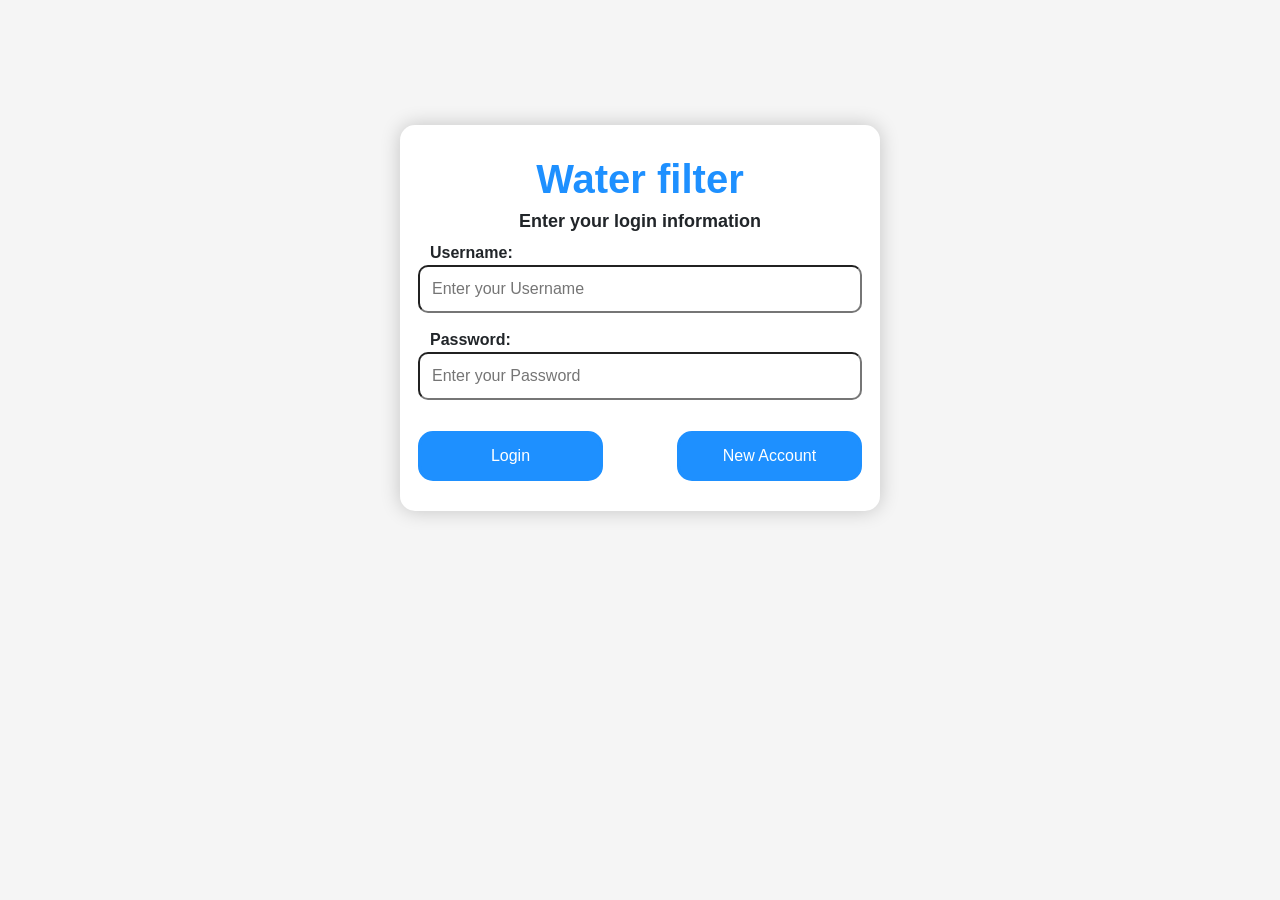
<file: index.html>
<!doctype html>
<html lang="en">
    <head>
        <meta charset="UTF-8" />
        <meta name="author" content="Yan Verrept" />
        <meta name="description" content="This site is for the login screen for the dashboard of the water filter project." />
        <title>Login</title>
        <!--<link rel="shortcut icon" href="favicon.ico" type="image/x-icon">-->
        <link rel="stylesheet" href="styles/bootstrap-reboot.css" />
        <link rel="stylesheet" href="styles/bootstrap-grid.css" />
        <link rel="stylesheet" href="styles/index.css" />
    </head>
    <body>
        <div id="container">
            <h1>Water filter</h1>
            <h3>Enter your login information</h3>
            
            <form id="loginForm" name="loginForm" class="row">
                <label for="username">Username:</label>
                <input type="text" id="username" name="username" placeholder="Enter your Username" required />
                <label for="password">Password:</label>
                <input type="text" id="password" name="password" placeholder="Enter your Password" required />
                <p id="invalid" class="invalid"></p>
                
                <button class="col-5" type="submit" value="login">Login</button>
                <button class="col-5 offset-2" type="submit" value="register">New Account</button>
            </form>
        </div>
        <script src="javascript/login.js"></script>
    </body>
</html>
</file>
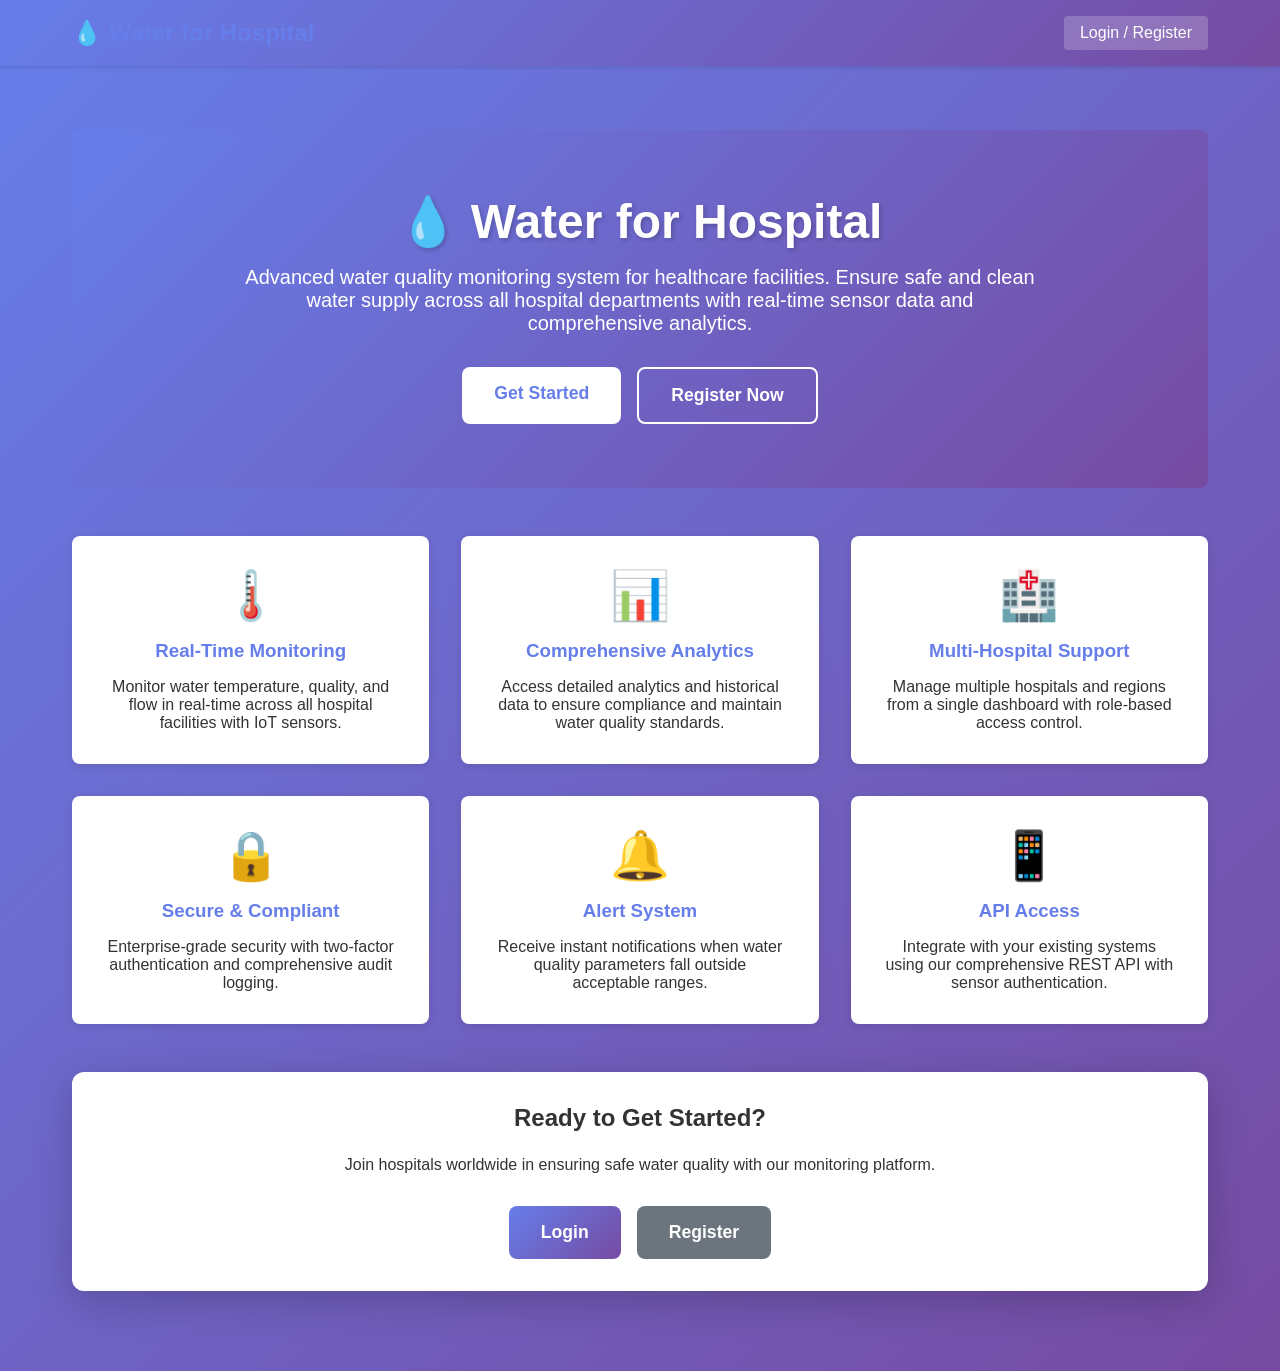
<file: frontend/index.html>
<!DOCTYPE html>
<html lang="en">
<head>
    <meta charset="UTF-8">
    <meta name="viewport" content="width=device-width, initial-scale=1.0">
    <title>Water for Hospital - Water Monitoring System</title>
    <link rel="stylesheet" href="css/style.css">
    <style>
        .hero {
            background: linear-gradient(135deg, #667eea 0%, #764ba2 100%);
            color: white;
            padding: 4rem 2rem;
            text-align: center;
            border-radius: 8px;
            margin: 2rem 0;
        }
        
        .hero h1 {
            font-size: 3rem;
            margin-bottom: 1rem;
            text-shadow: 2px 2px 4px rgba(0,0,0,0.2);
        }
        
        .hero p {
            font-size: 1.25rem;
            margin-bottom: 2rem;
            max-width: 800px;
            margin-left: auto;
            margin-right: auto;
        }
        
        .cta-buttons {
            display: flex;
            gap: 1rem;
            justify-content: center;
            flex-wrap: wrap;
        }
        
        .cta-btn {
            padding: 1rem 2rem;
            font-size: 1.1rem;
            border-radius: 8px;
            text-decoration: none;
            font-weight: 600;
            transition: transform 0.2s, box-shadow 0.2s;
            display: inline-block;
        }
        
        .cta-btn:hover {
            transform: translateY(-2px);
            box-shadow: 0 4px 12px rgba(0,0,0,0.2);
        }
        
        .cta-primary {
            background: white;
            color: #667eea;
        }
        
        .cta-secondary {
            background: transparent;
            color: white;
            border: 2px solid white;
        }
        
        .features {
            display: grid;
            grid-template-columns: repeat(auto-fit, minmax(300px, 1fr));
            gap: 2rem;
            margin: 3rem 0;
        }
        
        .feature-card {
            background: white;
            padding: 2rem;
            border-radius: 8px;
            box-shadow: 0 2px 8px rgba(0,0,0,0.1);
            text-align: center;
        }
        
        .feature-icon {
            font-size: 3rem;
            margin-bottom: 1rem;
        }
        
        .feature-card h3 {
            color: #667eea;
            margin-bottom: 1rem;
        }
        
        .navbar {
            background: linear-gradient(135deg, #667eea 0%, #764ba2 100%);
            color: white;
            padding: 1rem 0;
            box-shadow: 0 2px 4px rgba(0,0,0,0.1);
        }
        
        .nav-container {
            max-width: 1200px;
            margin: 0 auto;
            padding: 0 2rem;
            display: flex;
            justify-content: space-between;
            align-items: center;
        }
        
        .nav-container h1 {
            margin: 0;
            font-size: 1.5rem;
        }
        
        .nav-actions a {
            color: white;
            text-decoration: none;
            padding: 0.5rem 1rem;
            border-radius: 4px;
            background: rgba(255,255,255,0.2);
            transition: background 0.2s;
        }
        
        .nav-actions a:hover {
            background: rgba(255,255,255,0.3);
        }
        
        .btn {
            padding: 0.75rem 1.5rem;
            border: none;
            border-radius: 8px;
            font-size: 1rem;
            font-weight: 600;
            cursor: pointer;
            transition: all 0.3s;
            display: inline-block;
            text-decoration: none;
        }
        
        .btn-primary {
            background: linear-gradient(135deg, #667eea 0%, #764ba2 100%);
            color: white;
        }
        
        .btn-primary:hover {
            transform: translateY(-2px);
            box-shadow: 0 5px 20px rgba(102, 126, 234, 0.4);
        }
        
        .btn-secondary {
            background: #6c757d;
            color: white;
        }
        
        .btn-secondary:hover {
            background: #5a6268;
        }
    </style>
</head>
<body>
    <nav class="navbar">
        <div class="nav-container">
            <h1>💧 Water for Hospital</h1>
            <div class="nav-actions">
                <a href="login.html">Login / Register</a>
            </div>
        </div>
    </nav>
    
    <div class="container">
        <div class="hero">
            <h1>💧 Water for Hospital</h1>
            <p>Advanced water quality monitoring system for healthcare facilities. Ensure safe and clean water supply across all hospital departments with real-time sensor data and comprehensive analytics.</p>
            <div class="cta-buttons">
                <a href="login.html" class="cta-btn cta-primary">Get Started</a>
                <a href="login.html#register" class="cta-btn cta-secondary">Register Now</a>
            </div>
        </div>
        
        <div class="features">
            <div class="feature-card">
                <div class="feature-icon">🌡️</div>
                <h3>Real-Time Monitoring</h3>
                <p>Monitor water temperature, quality, and flow in real-time across all hospital facilities with IoT sensors.</p>
            </div>
            
            <div class="feature-card">
                <div class="feature-icon">📊</div>
                <h3>Comprehensive Analytics</h3>
                <p>Access detailed analytics and historical data to ensure compliance and maintain water quality standards.</p>
            </div>
            
            <div class="feature-card">
                <div class="feature-icon">🏥</div>
                <h3>Multi-Hospital Support</h3>
                <p>Manage multiple hospitals and regions from a single dashboard with role-based access control.</p>
            </div>
            
            <div class="feature-card">
                <div class="feature-icon">🔒</div>
                <h3>Secure & Compliant</h3>
                <p>Enterprise-grade security with two-factor authentication and comprehensive audit logging.</p>
            </div>
            
            <div class="feature-card">
                <div class="feature-icon">🔔</div>
                <h3>Alert System</h3>
                <p>Receive instant notifications when water quality parameters fall outside acceptable ranges.</p>
            </div>
            
            <div class="feature-card">
                <div class="feature-icon">📱</div>
                <h3>API Access</h3>
                <p>Integrate with your existing systems using our comprehensive REST API with sensor authentication.</p>
            </div>
        </div>
        
        <div class="card" style="text-align: center; margin: 3rem 0;">
            <h2>Ready to Get Started?</h2>
            <p style="margin-bottom: 2rem;">Join hospitals worldwide in ensuring safe water quality with our monitoring platform.</p>
            <div class="cta-buttons">
                <a href="login.html" class="btn btn-primary" style="padding: 1rem 2rem; font-size: 1.1rem;">Login</a>
                <a href="login.html#register" class="btn btn-secondary" style="padding: 1rem 2rem; font-size: 1.1rem;">Register</a>
            </div>
        </div>
    </div>
</body>
</html>
</file>
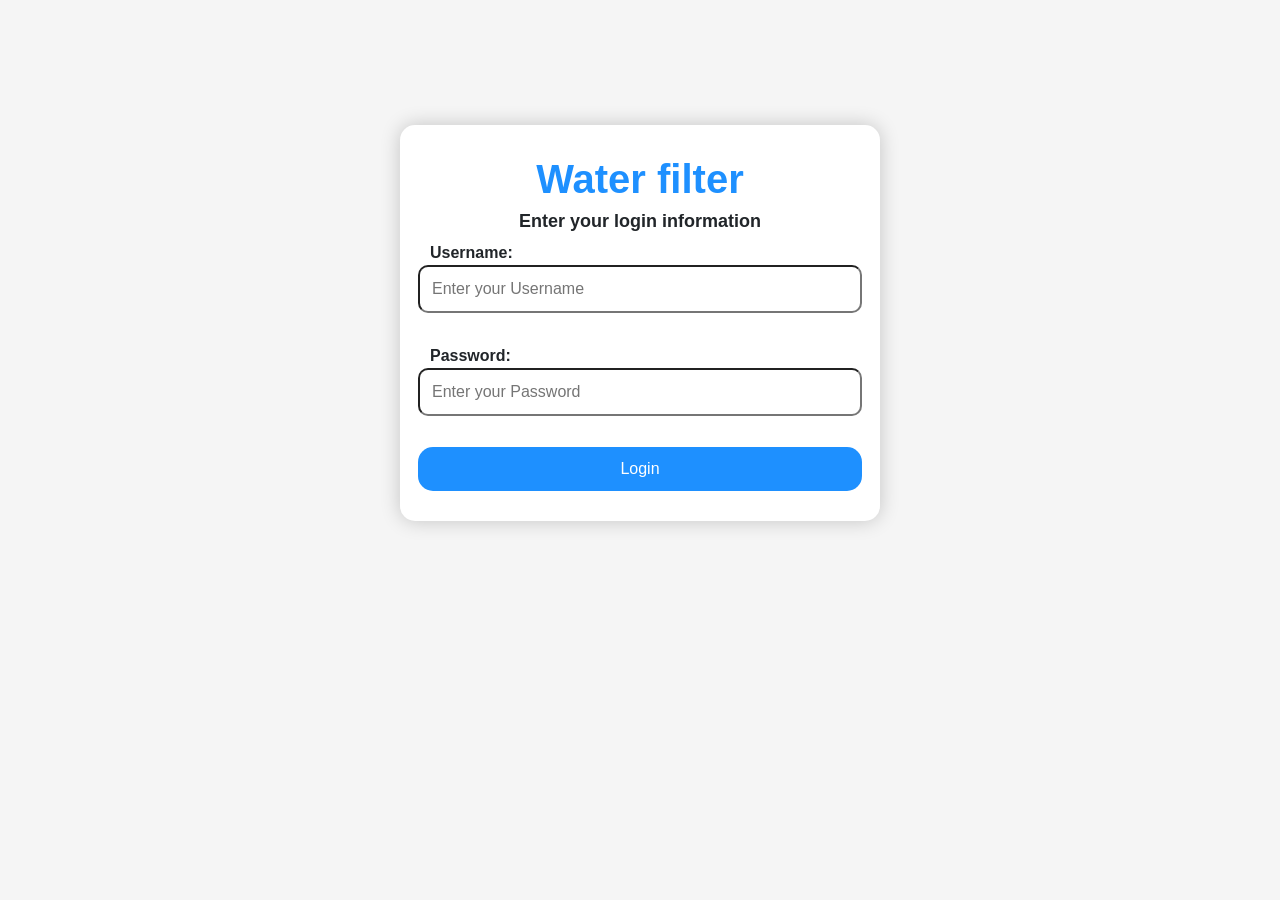
<file: nginx/index.html>
<!doctype html>
<html lang="en">
    <head>
        <meta charset="UTF-8" />
        <meta name="author" content="Yan Verrept" />
        <meta name="description" content="This site is for the login screen for the dashboard of the water filter project." />
        <title>Login</title>
        <!--<link rel="shortcut icon" href="favicon.ico" type="image/x-icon">-->
        <link rel="stylesheet" href="styles/bootstrap-reboot.css" />
        <link rel="stylesheet" href="styles/bootstrap-grid.css" />
        <link rel="stylesheet" href="styles/index.css" />
    </head>
    <body>
        <div id="container">
            <h1>Water filter</h1>
            <h3>Enter your login information</h3>
            
            <form id="loginForm" name="loginForm" class="row">
                <label class="col-1" for="username">Username:</label>
                <input type="text" id="username" name="username" placeholder="Enter your Username" required />
                <p id="invalid_user" class="invalid"></p>
                <label for="password">Password:</label>
                <input type="text" id="password" name="password" placeholder="Enter your Password" required />
                <p id="invalid_pass" class="invalid"></p>
                <button type="submit">Login</button>
            </form>
        </div>
        <script src="/javascript/login.js"></script>
    </body>
</html>
</file>
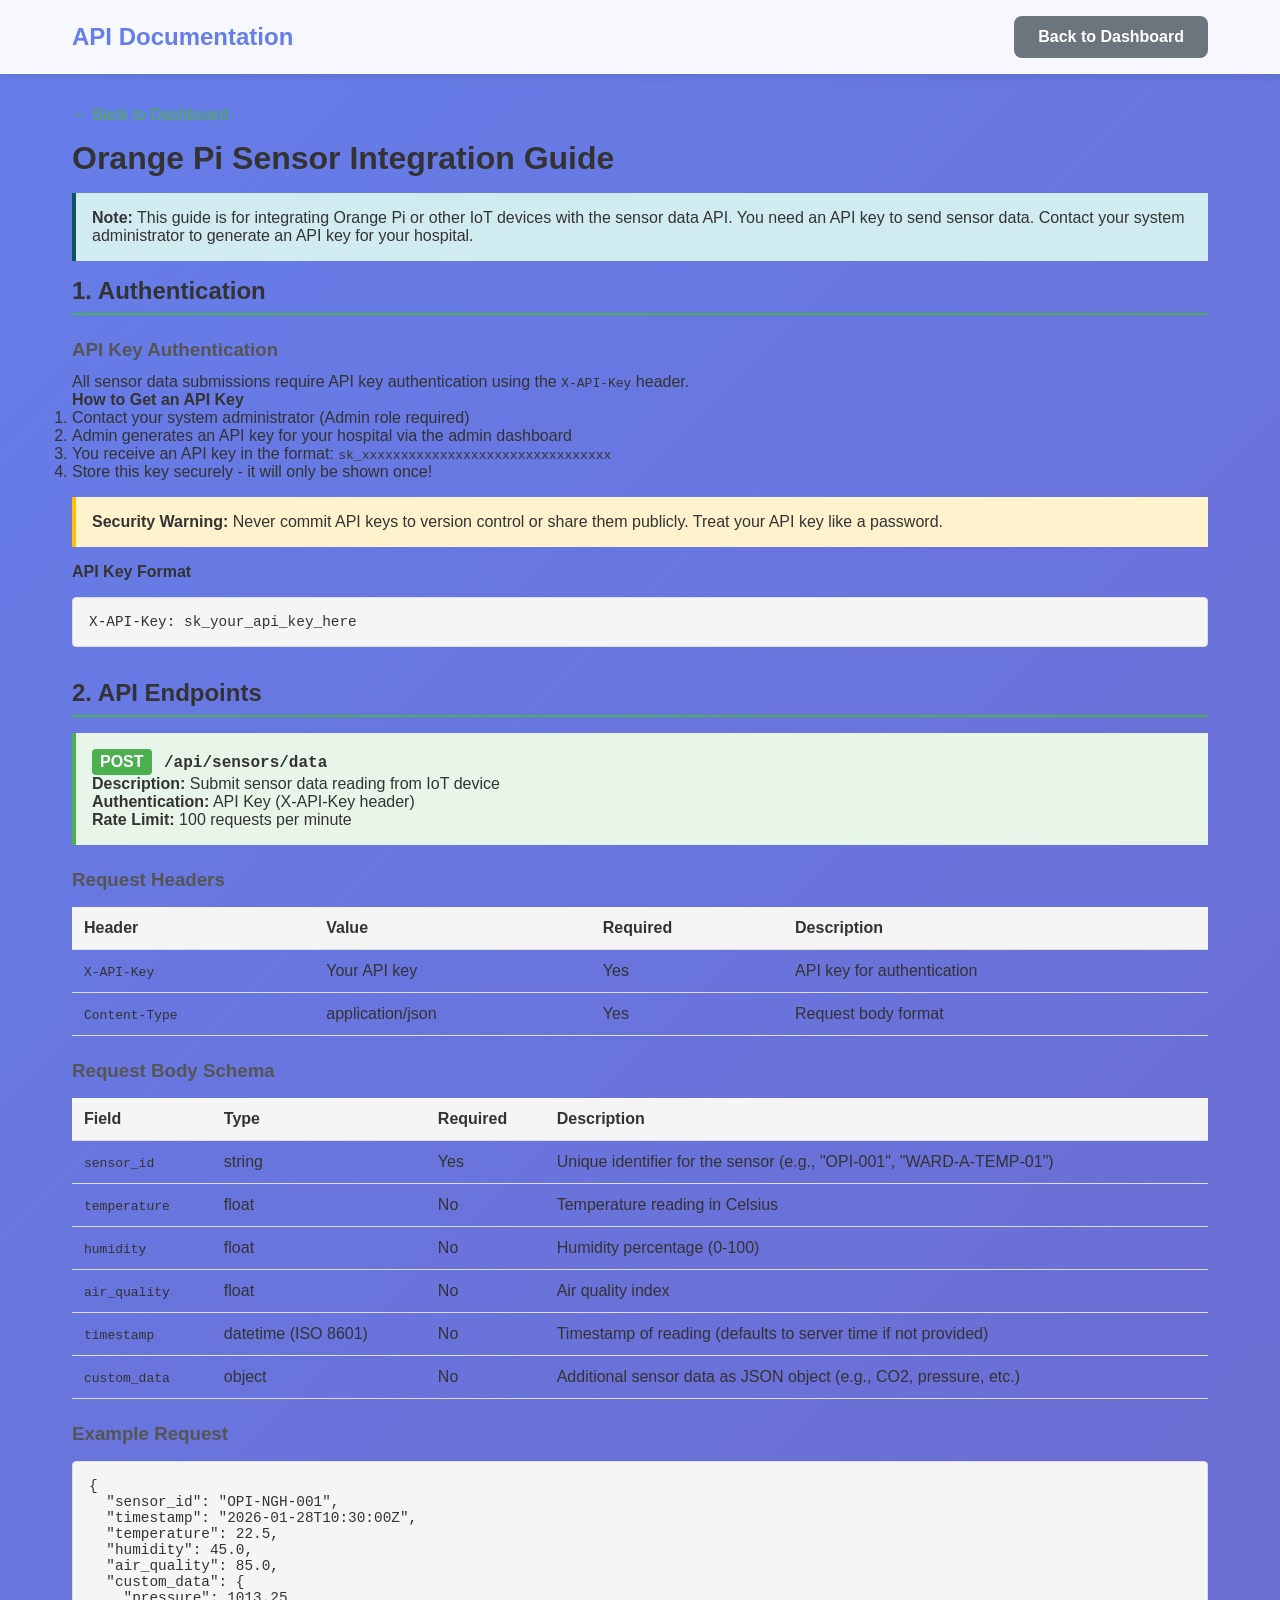
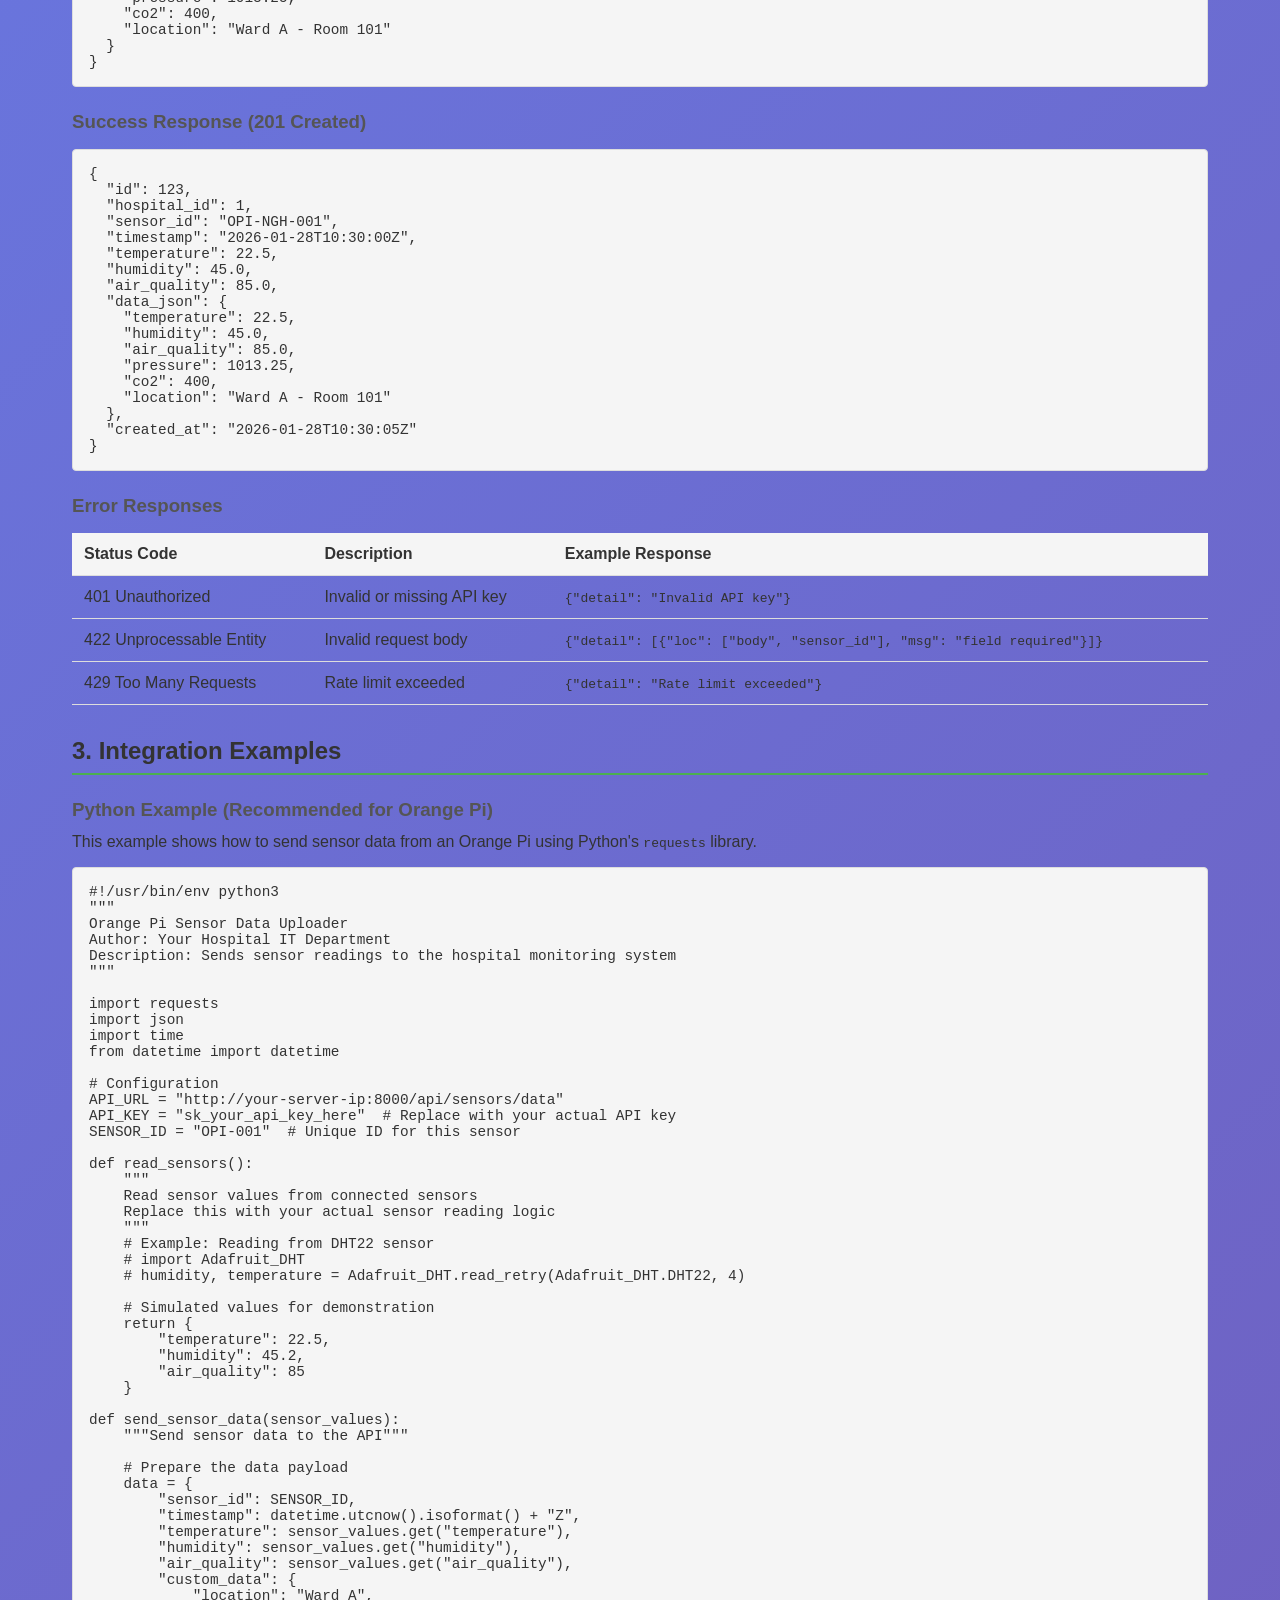
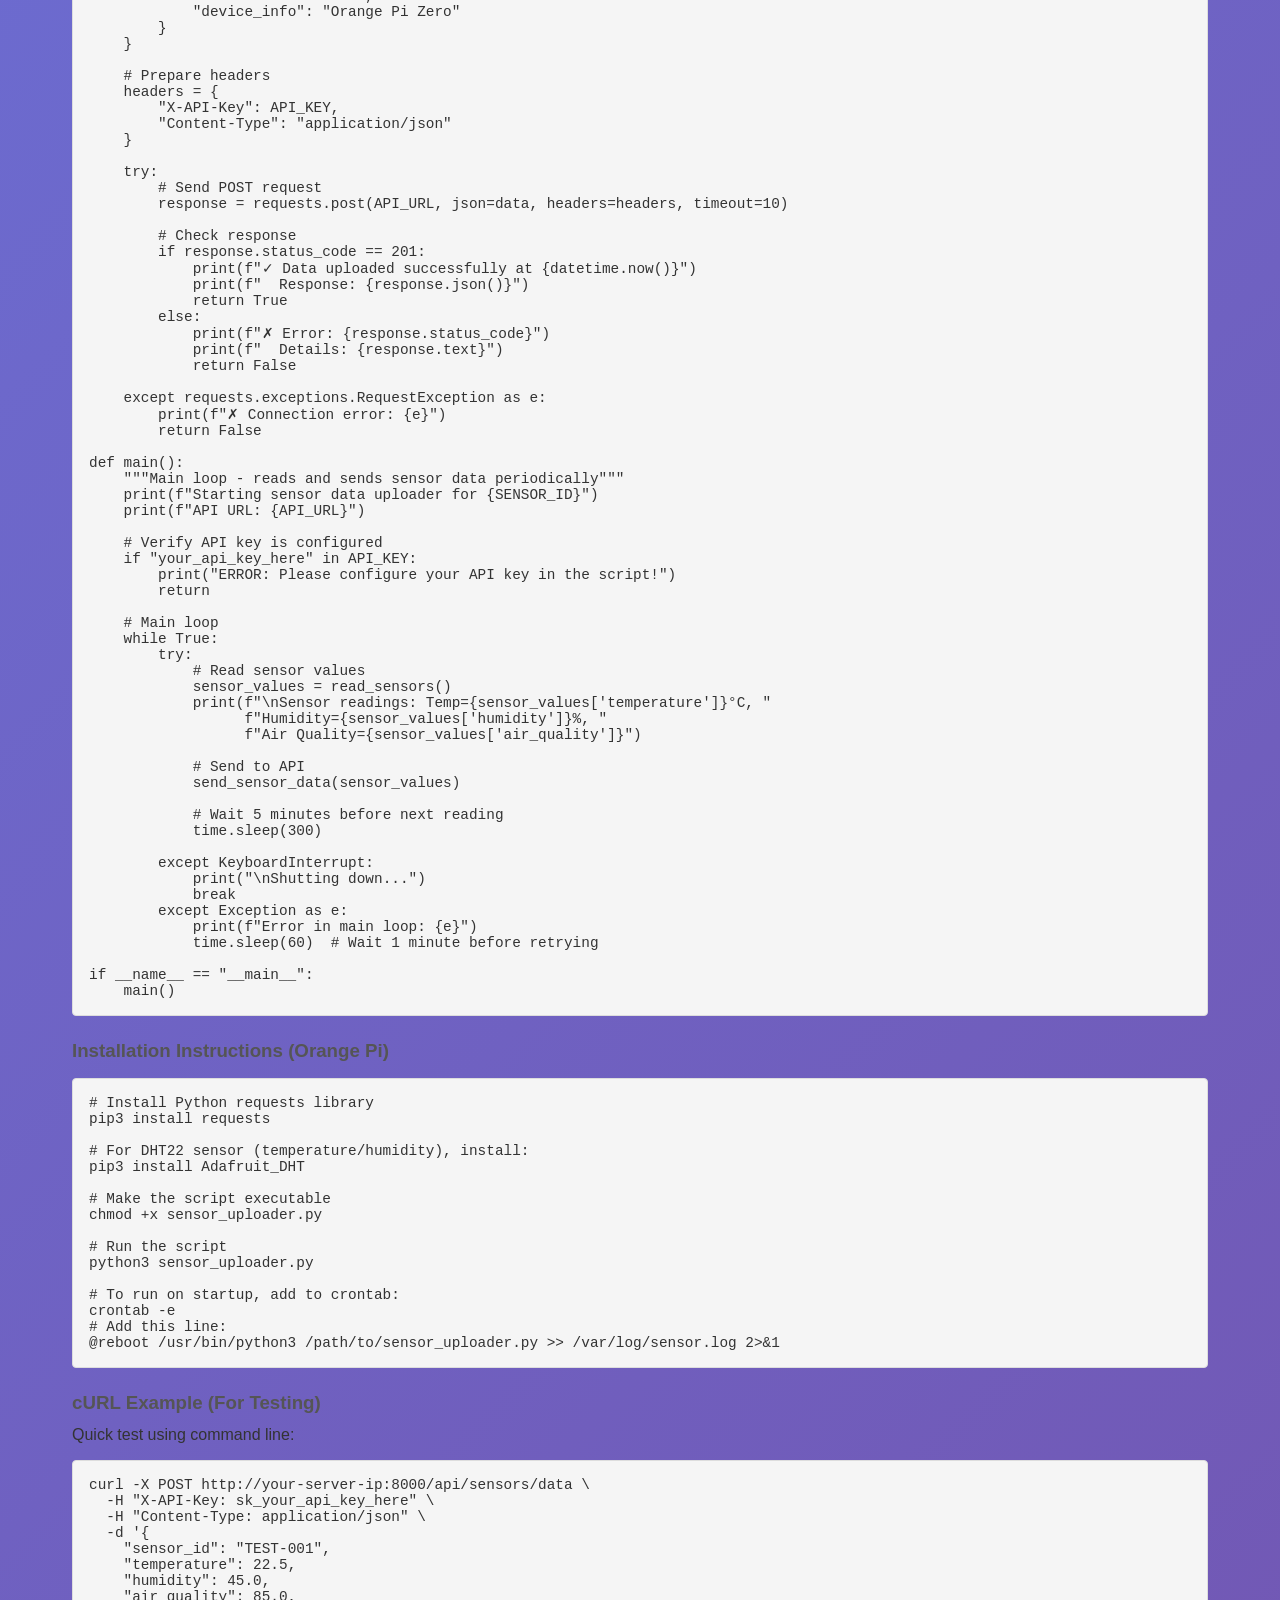
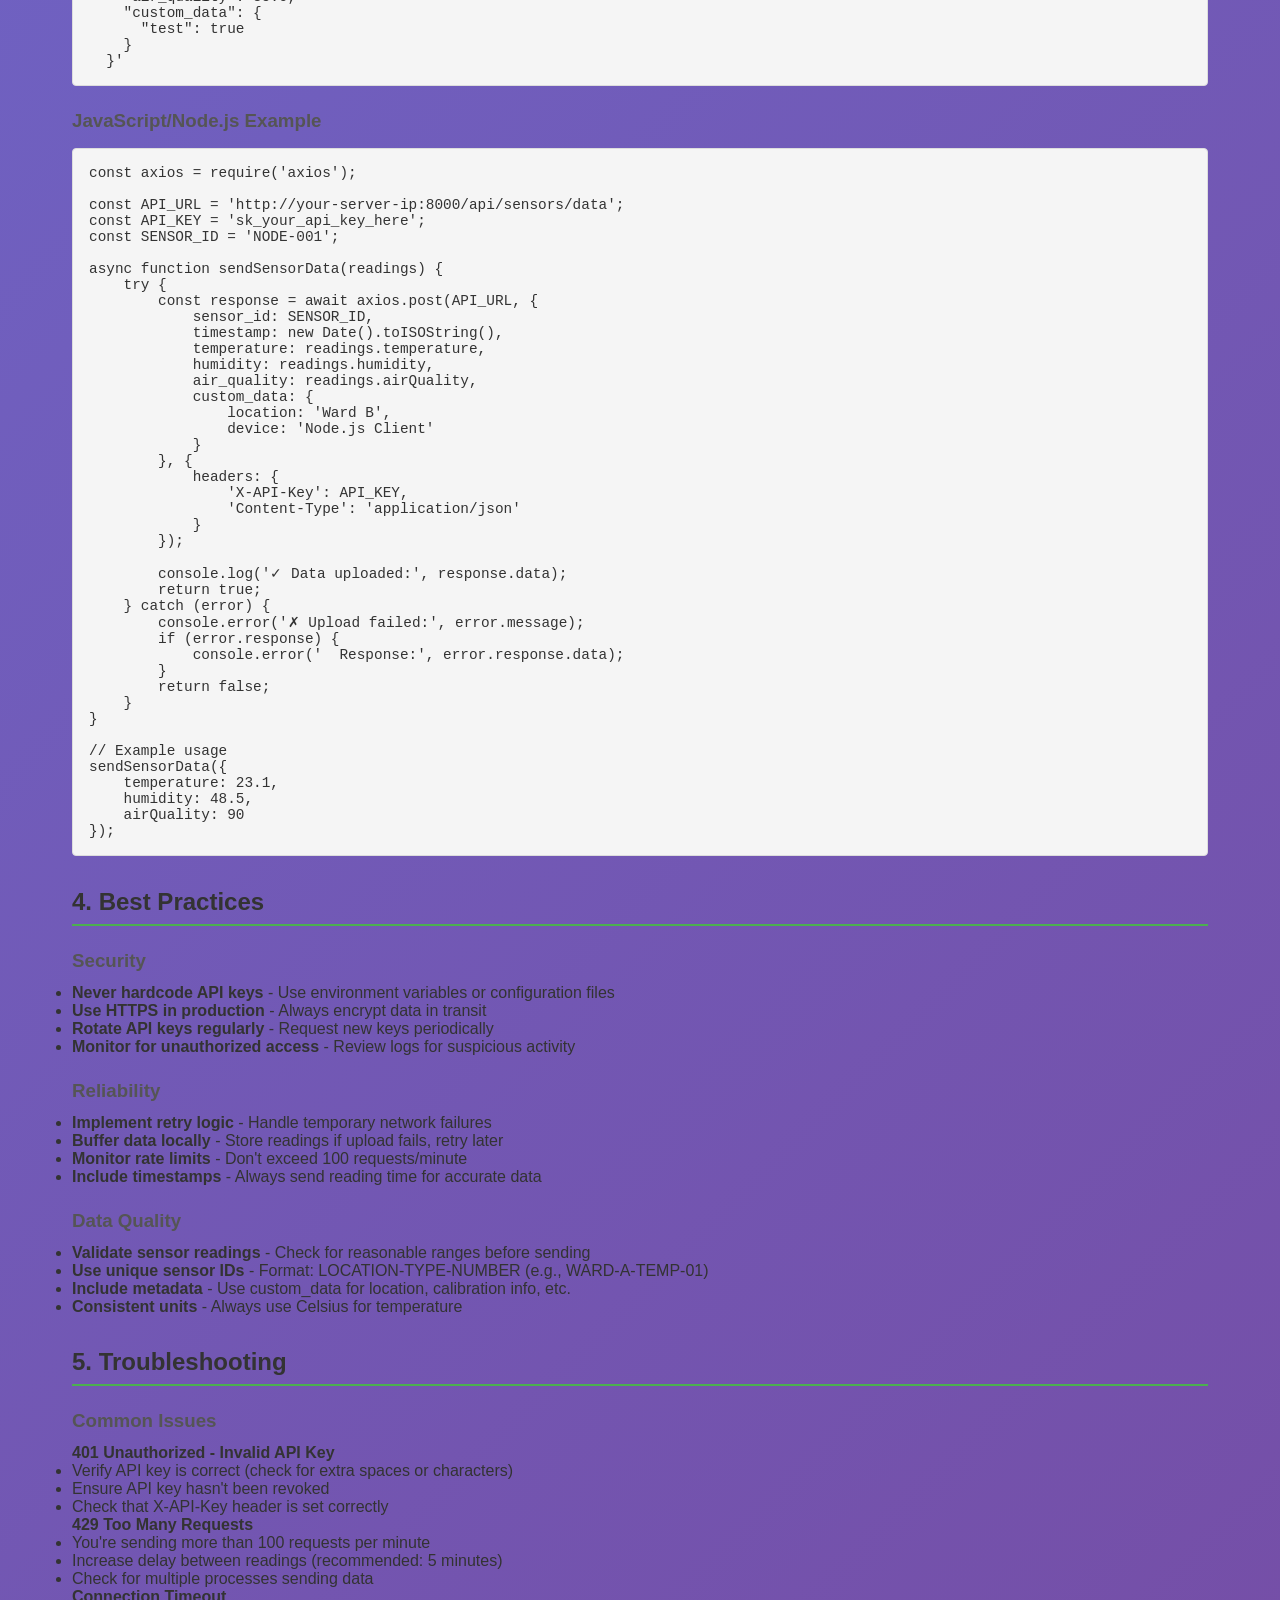
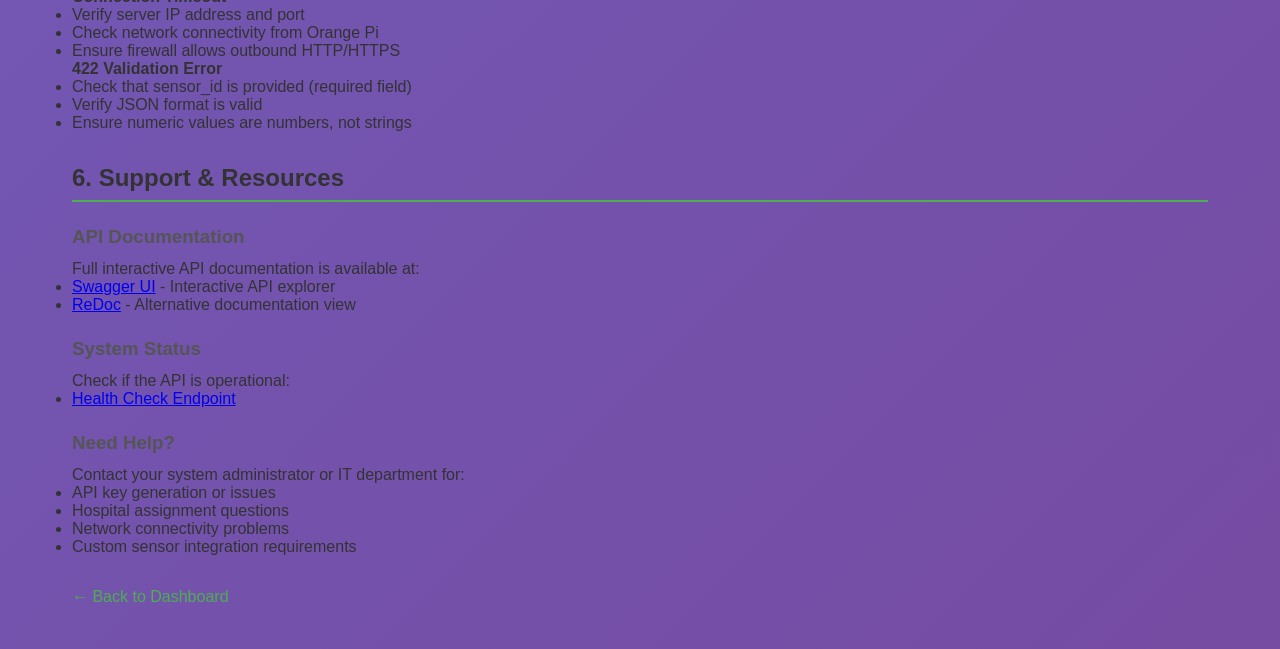
<file: frontend/api-docs.html>
<!DOCTYPE html>
<html lang="en">
<head>
    <meta charset="UTF-8">
    <meta name="viewport" content="width=device-width, initial-scale=1.0">
    <title>API Documentation - Orange Pi Integration</title>
    <link rel="stylesheet" href="css/style.css">
    <style>
        .doc-container {
            max-width: 1200px;
            margin: 0 auto;
            padding: 2rem;
        }
        .doc-section {
            margin-bottom: 2rem;
        }
        .doc-section h2 {
            color: #333;
            border-bottom: 2px solid #4CAF50;
            padding-bottom: 0.5rem;
            margin-bottom: 1rem;
        }
        .doc-section h3 {
            color: #555;
            margin-top: 1.5rem;
            margin-bottom: 0.75rem;
        }
        .code-block {
            background-color: #f5f5f5;
            border: 1px solid #ddd;
            border-radius: 4px;
            padding: 1rem;
            margin: 1rem 0;
            overflow-x: auto;
            font-family: 'Courier New', monospace;
            font-size: 0.9rem;
        }
        .code-block pre {
            margin: 0;
            white-space: pre-wrap;
            word-wrap: break-word;
        }
        .endpoint {
            background-color: #e8f5e9;
            border-left: 4px solid #4CAF50;
            padding: 1rem;
            margin: 1rem 0;
        }
        .endpoint .method {
            display: inline-block;
            background-color: #4CAF50;
            color: white;
            padding: 0.25rem 0.5rem;
            border-radius: 4px;
            font-weight: bold;
            margin-right: 0.5rem;
        }
        .endpoint .method.delete {
            background-color: #f44336;
        }
        .endpoint .method.put {
            background-color: #ff9800;
        }
        .endpoint .method.get {
            background-color: #2196F3;
        }
        .endpoint .url {
            font-family: 'Courier New', monospace;
            font-weight: bold;
        }
        table {
            width: 100%;
            border-collapse: collapse;
            margin: 1rem 0;
        }
        table th,
        table td {
            padding: 0.75rem;
            text-align: left;
            border-bottom: 1px solid #ddd;
        }
        table th {
            background-color: #f5f5f5;
            font-weight: 600;
        }
        .nav-link {
            margin-bottom: 1rem;
        }
        .nav-link a {
            color: #4CAF50;
            text-decoration: none;
        }
        .nav-link a:hover {
            text-decoration: underline;
        }
        .warning {
            background-color: #fff3cd;
            border-left: 4px solid #ffc107;
            padding: 1rem;
            margin: 1rem 0;
        }
        .info {
            background-color: #d1ecf1;
            border-left: 4px solid #0c5460;
            padding: 1rem;
            margin: 1rem 0;
        }
    </style>
</head>
<body>
    <nav class="navbar">
        <div class="nav-container">
            <h1>API Documentation</h1>
            <div class="nav-actions">
                <a href="index.html" class="btn btn-secondary">Back to Dashboard</a>
            </div>
        </div>
    </nav>
    
    <div class="doc-container">
        <div class="nav-link">
            <a href="index.html">← Back to Dashboard</a>
        </div>

        <h1>Orange Pi Sensor Integration Guide</h1>
        
        <div class="info">
            <strong>Note:</strong> This guide is for integrating Orange Pi or other IoT devices with the sensor data API. 
            You need an API key to send sensor data. Contact your system administrator to generate an API key for your hospital.
        </div>

        <!-- Authentication Section -->
        <div class="doc-section">
            <h2 id="authentication">1. Authentication</h2>
            
            <h3>API Key Authentication</h3>
            <p>All sensor data submissions require API key authentication using the <code>X-API-Key</code> header.</p>
            
            <h4>How to Get an API Key</h4>
            <ol>
                <li>Contact your system administrator (Admin role required)</li>
                <li>Admin generates an API key for your hospital via the admin dashboard</li>
                <li>You receive an API key in the format: <code>sk_xxxxxxxxxxxxxxxxxxxxxxxxxxxxxxxx</code></li>
                <li>Store this key securely - it will only be shown once!</li>
            </ol>
            
            <div class="warning">
                <strong>Security Warning:</strong> Never commit API keys to version control or share them publicly. 
                Treat your API key like a password.
            </div>
            
            <h4>API Key Format</h4>
            <div class="code-block">
                <pre>X-API-Key: sk_your_api_key_here</pre>
            </div>
        </div>

        <!-- Endpoints Section -->
        <div class="doc-section">
            <h2 id="endpoints">2. API Endpoints</h2>
            
            <div class="endpoint">
                <span class="method">POST</span>
                <span class="url">/api/sensors/data</span>
                <p><strong>Description:</strong> Submit sensor data reading from IoT device</p>
                <p><strong>Authentication:</strong> API Key (X-API-Key header)</p>
                <p><strong>Rate Limit:</strong> 100 requests per minute</p>
            </div>

            <h3>Request Headers</h3>
            <table>
                <thead>
                    <tr>
                        <th>Header</th>
                        <th>Value</th>
                        <th>Required</th>
                        <th>Description</th>
                    </tr>
                </thead>
                <tbody>
                    <tr>
                        <td><code>X-API-Key</code></td>
                        <td>Your API key</td>
                        <td>Yes</td>
                        <td>API key for authentication</td>
                    </tr>
                    <tr>
                        <td><code>Content-Type</code></td>
                        <td>application/json</td>
                        <td>Yes</td>
                        <td>Request body format</td>
                    </tr>
                </tbody>
            </table>

            <h3>Request Body Schema</h3>
            <table>
                <thead>
                    <tr>
                        <th>Field</th>
                        <th>Type</th>
                        <th>Required</th>
                        <th>Description</th>
                    </tr>
                </thead>
                <tbody>
                    <tr>
                        <td><code>sensor_id</code></td>
                        <td>string</td>
                        <td>Yes</td>
                        <td>Unique identifier for the sensor (e.g., "OPI-001", "WARD-A-TEMP-01")</td>
                    </tr>
                    <tr>
                        <td><code>temperature</code></td>
                        <td>float</td>
                        <td>No</td>
                        <td>Temperature reading in Celsius</td>
                    </tr>
                    <tr>
                        <td><code>humidity</code></td>
                        <td>float</td>
                        <td>No</td>
                        <td>Humidity percentage (0-100)</td>
                    </tr>
                    <tr>
                        <td><code>air_quality</code></td>
                        <td>float</td>
                        <td>No</td>
                        <td>Air quality index</td>
                    </tr>
                    <tr>
                        <td><code>timestamp</code></td>
                        <td>datetime (ISO 8601)</td>
                        <td>No</td>
                        <td>Timestamp of reading (defaults to server time if not provided)</td>
                    </tr>
                    <tr>
                        <td><code>custom_data</code></td>
                        <td>object</td>
                        <td>No</td>
                        <td>Additional sensor data as JSON object (e.g., CO2, pressure, etc.)</td>
                    </tr>
                </tbody>
            </table>

            <h3>Example Request</h3>
            <div class="code-block">
                <pre>{
  "sensor_id": "OPI-NGH-001",
  "timestamp": "2026-01-28T10:30:00Z",
  "temperature": 22.5,
  "humidity": 45.0,
  "air_quality": 85.0,
  "custom_data": {
    "pressure": 1013.25,
    "co2": 400,
    "location": "Ward A - Room 101"
  }
}</pre>
            </div>

            <h3>Success Response (201 Created)</h3>
            <div class="code-block">
                <pre>{
  "id": 123,
  "hospital_id": 1,
  "sensor_id": "OPI-NGH-001",
  "timestamp": "2026-01-28T10:30:00Z",
  "temperature": 22.5,
  "humidity": 45.0,
  "air_quality": 85.0,
  "data_json": {
    "temperature": 22.5,
    "humidity": 45.0,
    "air_quality": 85.0,
    "pressure": 1013.25,
    "co2": 400,
    "location": "Ward A - Room 101"
  },
  "created_at": "2026-01-28T10:30:05Z"
}</pre>
            </div>

            <h3>Error Responses</h3>
            <table>
                <thead>
                    <tr>
                        <th>Status Code</th>
                        <th>Description</th>
                        <th>Example Response</th>
                    </tr>
                </thead>
                <tbody>
                    <tr>
                        <td>401 Unauthorized</td>
                        <td>Invalid or missing API key</td>
                        <td><code>{"detail": "Invalid API key"}</code></td>
                    </tr>
                    <tr>
                        <td>422 Unprocessable Entity</td>
                        <td>Invalid request body</td>
                        <td><code>{"detail": [{"loc": ["body", "sensor_id"], "msg": "field required"}]}</code></td>
                    </tr>
                    <tr>
                        <td>429 Too Many Requests</td>
                        <td>Rate limit exceeded</td>
                        <td><code>{"detail": "Rate limit exceeded"}</code></td>
                    </tr>
                </tbody>
            </table>
        </div>

        <!-- Integration Examples Section -->
        <div class="doc-section">
            <h2 id="examples">3. Integration Examples</h2>
            
            <h3>Python Example (Recommended for Orange Pi)</h3>
            <p>This example shows how to send sensor data from an Orange Pi using Python's <code>requests</code> library.</p>
            
            <div class="code-block">
                <pre>#!/usr/bin/env python3
"""
Orange Pi Sensor Data Uploader
Author: Your Hospital IT Department
Description: Sends sensor readings to the hospital monitoring system
"""

import requests
import json
import time
from datetime import datetime

# Configuration
API_URL = "http://your-server-ip:8000/api/sensors/data"
API_KEY = "sk_your_api_key_here"  # Replace with your actual API key
SENSOR_ID = "OPI-001"  # Unique ID for this sensor

def read_sensors():
    """
    Read sensor values from connected sensors
    Replace this with your actual sensor reading logic
    """
    # Example: Reading from DHT22 sensor
    # import Adafruit_DHT
    # humidity, temperature = Adafruit_DHT.read_retry(Adafruit_DHT.DHT22, 4)
    
    # Simulated values for demonstration
    return {
        "temperature": 22.5,
        "humidity": 45.2,
        "air_quality": 85
    }

def send_sensor_data(sensor_values):
    """Send sensor data to the API"""
    
    # Prepare the data payload
    data = {
        "sensor_id": SENSOR_ID,
        "timestamp": datetime.utcnow().isoformat() + "Z",
        "temperature": sensor_values.get("temperature"),
        "humidity": sensor_values.get("humidity"),
        "air_quality": sensor_values.get("air_quality"),
        "custom_data": {
            "location": "Ward A",
            "device_info": "Orange Pi Zero"
        }
    }
    
    # Prepare headers
    headers = {
        "X-API-Key": API_KEY,
        "Content-Type": "application/json"
    }
    
    try:
        # Send POST request
        response = requests.post(API_URL, json=data, headers=headers, timeout=10)
        
        # Check response
        if response.status_code == 201:
            print(f"✓ Data uploaded successfully at {datetime.now()}")
            print(f"  Response: {response.json()}")
            return True
        else:
            print(f"✗ Error: {response.status_code}")
            print(f"  Details: {response.text}")
            return False
            
    except requests.exceptions.RequestException as e:
        print(f"✗ Connection error: {e}")
        return False

def main():
    """Main loop - reads and sends sensor data periodically"""
    print(f"Starting sensor data uploader for {SENSOR_ID}")
    print(f"API URL: {API_URL}")
    
    # Verify API key is configured
    if "your_api_key_here" in API_KEY:
        print("ERROR: Please configure your API key in the script!")
        return
    
    # Main loop
    while True:
        try:
            # Read sensor values
            sensor_values = read_sensors()
            print(f"\nSensor readings: Temp={sensor_values['temperature']}°C, "
                  f"Humidity={sensor_values['humidity']}%, "
                  f"Air Quality={sensor_values['air_quality']}")
            
            # Send to API
            send_sensor_data(sensor_values)
            
            # Wait 5 minutes before next reading
            time.sleep(300)
            
        except KeyboardInterrupt:
            print("\nShutting down...")
            break
        except Exception as e:
            print(f"Error in main loop: {e}")
            time.sleep(60)  # Wait 1 minute before retrying

if __name__ == "__main__":
    main()</pre>
            </div>

            <h3>Installation Instructions (Orange Pi)</h3>
            <div class="code-block">
                <pre># Install Python requests library
pip3 install requests

# For DHT22 sensor (temperature/humidity), install:
pip3 install Adafruit_DHT

# Make the script executable
chmod +x sensor_uploader.py

# Run the script
python3 sensor_uploader.py

# To run on startup, add to crontab:
crontab -e
# Add this line:
@reboot /usr/bin/python3 /path/to/sensor_uploader.py >> /var/log/sensor.log 2>&1</pre>
            </div>

            <h3>cURL Example (For Testing)</h3>
            <p>Quick test using command line:</p>
            <div class="code-block">
                <pre>curl -X POST http://your-server-ip:8000/api/sensors/data \
  -H "X-API-Key: sk_your_api_key_here" \
  -H "Content-Type: application/json" \
  -d '{
    "sensor_id": "TEST-001",
    "temperature": 22.5,
    "humidity": 45.0,
    "air_quality": 85.0,
    "custom_data": {
      "test": true
    }
  }'</pre>
            </div>

            <h3>JavaScript/Node.js Example</h3>
            <div class="code-block">
                <pre>const axios = require('axios');

const API_URL = 'http://your-server-ip:8000/api/sensors/data';
const API_KEY = 'sk_your_api_key_here';
const SENSOR_ID = 'NODE-001';

async function sendSensorData(readings) {
    try {
        const response = await axios.post(API_URL, {
            sensor_id: SENSOR_ID,
            timestamp: new Date().toISOString(),
            temperature: readings.temperature,
            humidity: readings.humidity,
            air_quality: readings.airQuality,
            custom_data: {
                location: 'Ward B',
                device: 'Node.js Client'
            }
        }, {
            headers: {
                'X-API-Key': API_KEY,
                'Content-Type': 'application/json'
            }
        });
        
        console.log('✓ Data uploaded:', response.data);
        return true;
    } catch (error) {
        console.error('✗ Upload failed:', error.message);
        if (error.response) {
            console.error('  Response:', error.response.data);
        }
        return false;
    }
}

// Example usage
sendSensorData({
    temperature: 23.1,
    humidity: 48.5,
    airQuality: 90
});</pre>
            </div>
        </div>

        <!-- Best Practices Section -->
        <div class="doc-section">
            <h2 id="best-practices">4. Best Practices</h2>
            
            <h3>Security</h3>
            <ul>
                <li><strong>Never hardcode API keys</strong> - Use environment variables or configuration files</li>
                <li><strong>Use HTTPS in production</strong> - Always encrypt data in transit</li>
                <li><strong>Rotate API keys regularly</strong> - Request new keys periodically</li>
                <li><strong>Monitor for unauthorized access</strong> - Review logs for suspicious activity</li>
            </ul>

            <h3>Reliability</h3>
            <ul>
                <li><strong>Implement retry logic</strong> - Handle temporary network failures</li>
                <li><strong>Buffer data locally</strong> - Store readings if upload fails, retry later</li>
                <li><strong>Monitor rate limits</strong> - Don't exceed 100 requests/minute</li>
                <li><strong>Include timestamps</strong> - Always send reading time for accurate data</li>
            </ul>

            <h3>Data Quality</h3>
            <ul>
                <li><strong>Validate sensor readings</strong> - Check for reasonable ranges before sending</li>
                <li><strong>Use unique sensor IDs</strong> - Format: LOCATION-TYPE-NUMBER (e.g., WARD-A-TEMP-01)</li>
                <li><strong>Include metadata</strong> - Use custom_data for location, calibration info, etc.</li>
                <li><strong>Consistent units</strong> - Always use Celsius for temperature</li>
            </ul>
        </div>

        <!-- Troubleshooting Section -->
        <div class="doc-section">
            <h2 id="troubleshooting">5. Troubleshooting</h2>
            
            <h3>Common Issues</h3>
            
            <h4>401 Unauthorized - Invalid API Key</h4>
            <ul>
                <li>Verify API key is correct (check for extra spaces or characters)</li>
                <li>Ensure API key hasn't been revoked</li>
                <li>Check that X-API-Key header is set correctly</li>
            </ul>

            <h4>429 Too Many Requests</h4>
            <ul>
                <li>You're sending more than 100 requests per minute</li>
                <li>Increase delay between readings (recommended: 5 minutes)</li>
                <li>Check for multiple processes sending data</li>
            </ul>

            <h4>Connection Timeout</h4>
            <ul>
                <li>Verify server IP address and port</li>
                <li>Check network connectivity from Orange Pi</li>
                <li>Ensure firewall allows outbound HTTP/HTTPS</li>
            </ul>

            <h4>422 Validation Error</h4>
            <ul>
                <li>Check that sensor_id is provided (required field)</li>
                <li>Verify JSON format is valid</li>
                <li>Ensure numeric values are numbers, not strings</li>
            </ul>
        </div>

        <!-- Support Section -->
        <div class="doc-section">
            <h2 id="support">6. Support & Resources</h2>
            
            <h3>API Documentation</h3>
            <p>Full interactive API documentation is available at:</p>
            <ul>
                <li><a href="/api/docs" target="_blank">Swagger UI</a> - Interactive API explorer</li>
                <li><a href="/api/redoc" target="_blank">ReDoc</a> - Alternative documentation view</li>
            </ul>

            <h3>System Status</h3>
            <p>Check if the API is operational:</p>
            <ul>
                <li><a href="/health" target="_blank">Health Check Endpoint</a></li>
            </ul>

            <h3>Need Help?</h3>
            <p>Contact your system administrator or IT department for:</p>
            <ul>
                <li>API key generation or issues</li>
                <li>Hospital assignment questions</li>
                <li>Network connectivity problems</li>
                <li>Custom sensor integration requirements</li>
            </ul>
        </div>

        <div class="nav-link" style="margin-top: 2rem;">
            <a href="index.html">← Back to Dashboard</a>
        </div>
    </div>
</body>
</html>
</file>
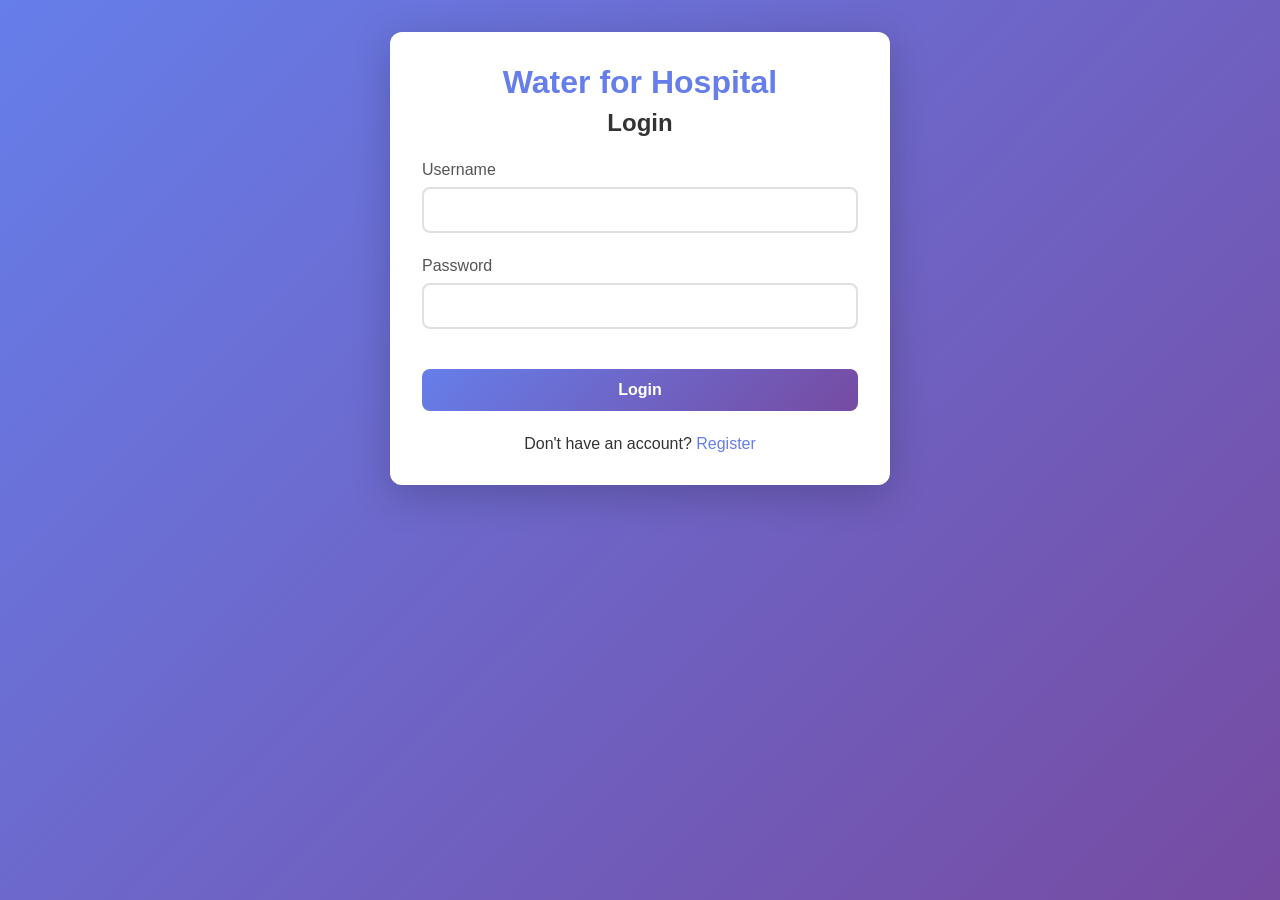
<file: frontend/dashboard.html>
<!DOCTYPE html>
<html lang="en">
<head>
    <meta charset="UTF-8">
    <meta name="viewport" content="width=device-width, initial-scale=1.0">
    <title>Dashboard - Water for Hospital</title>
    <link rel="stylesheet" href="css/style.css">
    <style>
        .stat-item {
            background: #f5f5f5;
            padding: 1rem;
            border-radius: 8px;
            text-align: center;
            margin: 0.5rem;
        }
        .stat-number {
            font-size: 2rem;
            font-weight: bold;
            color: #4CAF50;
            margin: 0.5rem 0;
        }
        .data-table {
            width: 100%;
            border-collapse: collapse;
            margin-top: 1rem;
        }
        .data-table th,
        .data-table td {
            padding: 0.75rem;
            text-align: left;
            border-bottom: 1px solid #ddd;
        }
        .data-table th {
            background-color: #f5f5f5;
            font-weight: 600;
        }
        .data-table tr:hover {
            background-color: #f9f9f9;
        }
        .list-item {
            padding: 0.75rem;
            border-bottom: 1px solid #eee;
        }
        .list-item:last-child {
            border-bottom: none;
        }
        .btn-small {
            padding: 0.25rem 0.5rem;
            font-size: 0.875rem;
        }
        .stats-grid {
            display: grid;
            grid-template-columns: repeat(auto-fit, minmax(200px, 1fr));
            gap: 1rem;
            margin: 1rem 0;
        }
        .modal {
            position: fixed;
            z-index: 1000;
            left: 0;
            top: 0;
            width: 100%;
            height: 100%;
            overflow: auto;
            background-color: rgba(0,0,0,0.4);
        }
        .modal-content {
            background-color: #fefefe;
            margin: 5% auto;
            padding: 2rem;
            border: 1px solid #888;
            border-radius: 8px;
            width: 80%;
            max-width: 800px;
            max-height: 80vh;
            overflow-y: auto;
        }
        .modal-close {
            color: #aaa;
            float: right;
            font-size: 28px;
            font-weight: bold;
            cursor: pointer;
        }
        .modal-close:hover,
        .modal-close:focus {
            color: #000;
        }
        .status-badge {
            display: inline-block;
            padding: 0.25rem 0.5rem;
            border-radius: 4px;
            font-size: 0.875rem;
            font-weight: 600;
        }
        .status-active {
            background-color: #d4edda;
            color: #155724;
        }
        .status-inactive {
            background-color: #f8d7da;
            color: #721c24;
        }
        .sensor-row {
            cursor: pointer;
        }
        .sensor-row:hover {
            background-color: #e8f5e9 !important;
        }
        .form-group {
            margin-bottom: 1rem;
        }
        .form-group label {
            display: block;
            margin-bottom: 0.5rem;
            font-weight: 600;
        }
        .form-group input,
        .form-group select,
        .form-group textarea {
            width: 100%;
            padding: 0.5rem;
            border: 1px solid #ddd;
            border-radius: 4px;
            font-size: 1rem;
        }
        .success-message {
            background-color: #d4edda;
            border: 1px solid #c3e6cb;
            color: #155724;
            padding: 1rem;
            border-radius: 4px;
            margin: 1rem 0;
        }
    </style>
</head>
<body>
    <nav class="navbar">
        <div class="nav-container">
            <h1>Water for Hospital</h1>
            <div class="nav-actions">
                <span id="user-info"></span>
                <button id="logout-btn" class="btn btn-secondary">Logout</button>
            </div>
        </div>
    </nav>
    
    <div class="container">
        <div class="dashboard">
            <div class="card">
                <h2>User Information</h2>
                <div id="user-details"></div>
            </div>
            
            <div class="card">
                <h2>Two-Factor Authentication</h2>
                <div id="2fa-section">
                    <div id="2fa-disabled" style="display: none;">
                        <p>Two-factor authentication is currently disabled.</p>
                        <button id="enable-2fa-btn" class="btn btn-primary">Enable 2FA</button>
                    </div>
                    
                    <div id="2fa-enabled" style="display: none;">
                        <p>Two-factor authentication is enabled for your account.</p>
                        <button id="disable-2fa-btn" class="btn btn-danger">Disable 2FA</button>
                    </div>
                    
                    <div id="2fa-setup" style="display: none;">
                        <h3>Set up 2FA</h3>
                        <p>Scan this QR code with your authenticator app (Google Authenticator, Authy, etc.)</p>
                        <div id="qr-code-container"></div>
                        <div class="form-group">
                            <label>Manual entry code (if you can't scan):</label>
                            <code id="totp-secret"></code>
                        </div>
                        <button id="close-2fa-setup" class="btn btn-secondary">Close</button>
                    </div>
                </div>
            </div>
            
            <!-- Pending User Section -->
            <div id="pending-user-section" class="card" style="display: none;">
                <h2>Account Pending Approval</h2>
                <div style="padding: 2rem; text-align: center;">
                    <p style="font-size: 1.1rem; margin-bottom: 1rem;">Your account is pending approval.</p>
                    <p>Please contact an administrator to activate your account:</p>
                    <p><strong>Email:</strong> <a href="mailto:admin@example.com">admin@example.com</a></p>
                    <p style="margin-top: 1rem; color: #888;">You currently have read-only access to your profile.</p>
                </div>
            </div>
            
            <!-- Admin Dashboard Section -->
            <div id="admin-section" style="display: none;">
                <!-- Quick Actions -->
                <div class="card">
                    <h2>Quick Links</h2>
                    <div style="display: flex; gap: 1rem; flex-wrap: wrap;">
                        <a href="api-docs.html" class="btn btn-primary" target="_blank">📖 API Documentation</a>
                        <button id="refresh-all-btn" class="btn btn-secondary">🔄 Refresh All Data</button>
                    </div>
                </div>

                <!-- System Stats -->
                <div class="card">
                    <h2>System Overview</h2>
                    <div id="admin-stats" class="stats-grid"></div>
                </div>

                <!-- Sensor Overview Panel -->
                <div class="card">
                    <h2>🌡️ Sensor Data Monitoring</h2>
                    <div id="sensor-stats" class="stats-grid" style="margin-bottom: 1rem;"></div>
                    
                    <!-- Filters -->
                    <div style="display: flex; gap: 1rem; margin-bottom: 1rem; flex-wrap: wrap;">
                        <div class="form-group" style="flex: 1; min-width: 200px;">
                            <label for="sensor-hospital-filter">Filter by Hospital</label>
                            <select id="sensor-hospital-filter">
                                <option value="">All Hospitals</option>
                            </select>
                        </div>
                        <div class="form-group" style="flex: 1; min-width: 200px;">
                            <label for="sensor-region-filter">Filter by Region</label>
                            <select id="sensor-region-filter">
                                <option value="">All Regions</option>
                            </select>
                        </div>
                        <div class="form-group" style="flex: 1; min-width: 200px;">
                            <label for="sensor-search">Search Sensor ID</label>
                            <input type="text" id="sensor-search" placeholder="Enter sensor ID...">
                        </div>
                        <div class="form-group" style="display: flex; align-items: flex-end;">
                            <button id="sensor-filter-btn" class="btn btn-primary">Apply Filters</button>
                        </div>
                    </div>
                    
                    <div id="sensors-overview"></div>
                </div>
                
                <!-- User Management -->
                <div class="card">
                    <h2>👥 User Management</h2>
                    <div id="admin-users-list"></div>
                </div>
                
                <!-- Region Management -->
                <div class="card">
                    <h2>🌍 Region Management</h2>
                    <button id="add-region-btn" class="btn btn-primary" style="margin-bottom: 1rem;">➕ Add New Region</button>
                    
                    <!-- Add Region Form -->
                    <div id="add-region-form" style="display: none; margin-bottom: 1rem; padding: 1rem; background: #f5f5f5; border-radius: 4px;">
                        <h3>Create New Region</h3>
                        <div class="form-group">
                            <label for="region-name">Region Name *</label>
                            <input type="text" id="region-name" required>
                        </div>
                        <div class="form-group">
                            <label for="region-code">Region Code *</label>
                            <input type="text" id="region-code" required placeholder="e.g., NORTH, SOUTH">
                        </div>
                        <button id="save-region-btn" class="btn btn-success">Save Region</button>
                        <button id="cancel-region-btn" class="btn btn-secondary">Cancel</button>
                    </div>

                    <!-- Edit Region Form -->
                    <div id="edit-region-form" style="display: none; margin-bottom: 1rem; padding: 1rem; background: #f5f5f5; border-radius: 4px;">
                        <h3>Edit Region</h3>
                        <input type="hidden" id="edit-region-id">
                        <div class="form-group">
                            <label for="edit-region-name">Region Name *</label>
                            <input type="text" id="edit-region-name" required>
                        </div>
                        <div class="form-group">
                            <label for="edit-region-code">Region Code *</label>
                            <input type="text" id="edit-region-code" required>
                        </div>
                        <button id="update-region-btn" class="btn btn-success">Update Region</button>
                        <button id="cancel-edit-region-btn" class="btn btn-secondary">Cancel</button>
                    </div>
                    
                    <div id="regions-list"></div>
                </div>
                
                <!-- Hospital Management -->
                <div class="card">
                    <h2>🏥 Hospital Management</h2>
                    <button id="add-hospital-btn" class="btn btn-primary" style="margin-bottom: 1rem;">➕ Add New Hospital</button>
                    
                    <!-- Add Hospital Form -->
                    <div id="add-hospital-form" style="display: none; margin-bottom: 1rem; padding: 1rem; background: #f5f5f5; border-radius: 4px;">
                        <h3>Create New Hospital</h3>
                        <div class="form-group">
                            <label for="hospital-name">Hospital Name *</label>
                            <input type="text" id="hospital-name" required>
                        </div>
                        <div class="form-group">
                            <label for="hospital-code">Hospital Code *</label>
                            <input type="text" id="hospital-code" required placeholder="e.g., NGH, SRH">
                        </div>
                        <div class="form-group">
                            <label for="hospital-region">Region *</label>
                            <select id="hospital-region" required>
                                <option value="">Select a region...</option>
                            </select>
                        </div>
                        <div class="form-group">
                            <label for="hospital-address">Address (Optional)</label>
                            <textarea id="hospital-address" rows="3"></textarea>
                        </div>
                        <button id="save-hospital-btn" class="btn btn-success">Save Hospital</button>
                        <button id="cancel-hospital-btn" class="btn btn-secondary">Cancel</button>
                    </div>

                    <!-- Edit Hospital Form -->
                    <div id="edit-hospital-form" style="display: none; margin-bottom: 1rem; padding: 1rem; background: #f5f5f5; border-radius: 4px;">
                        <h3>Edit Hospital</h3>
                        <input type="hidden" id="edit-hospital-id">
                        <div class="form-group">
                            <label for="edit-hospital-name">Hospital Name *</label>
                            <input type="text" id="edit-hospital-name" required>
                        </div>
                        <div class="form-group">
                            <label for="edit-hospital-code">Hospital Code *</label>
                            <input type="text" id="edit-hospital-code" required>
                        </div>
                        <div class="form-group">
                            <label for="edit-hospital-region">Region *</label>
                            <select id="edit-hospital-region" required>
                                <option value="">Select a region...</option>
                            </select>
                        </div>
                        <div class="form-group">
                            <label for="edit-hospital-address">Address (Optional)</label>
                            <textarea id="edit-hospital-address" rows="3"></textarea>
                        </div>
                        <button id="update-hospital-btn" class="btn btn-success">Update Hospital</button>
                        <button id="cancel-edit-hospital-btn" class="btn btn-secondary">Cancel</button>
                    </div>
                    
                    <div id="hospitals-list"></div>
                </div>

                <!-- API Keys Management -->
                <div class="card">
                    <h2>🔑 API Keys Management</h2>
                    <button id="add-api-key-btn" class="btn btn-primary" style="margin-bottom: 1rem;">➕ Generate New API Key</button>
                    
                    <!-- Generate API Key Form -->
                    <div id="add-api-key-form" style="display: none; margin-bottom: 1rem; padding: 1rem; background: #f5f5f5; border-radius: 4px;">
                        <h3>Generate API Key</h3>
                        <div class="form-group">
                            <label for="api-key-sensor-id">Sensor ID *</label>
                            <input type="text" id="api-key-sensor-id" placeholder="e.g., HOSP001-TEMP-001" required>
                            <small style="color: #666;">Unique identifier for this sensor (e.g., HOSPITAL_CODE-SENSOR_TYPE-NUMBER)</small>
                        </div>
                        <div class="form-group">
                            <label for="api-key-hospital">Hospital *</label>
                            <select id="api-key-hospital" required>
                                <option value="">Select a hospital...</option>
                            </select>
                        </div>
                        <div class="form-group">
                            <label for="api-key-description">Description (Optional)</label>
                            <input type="text" id="api-key-description" placeholder="e.g., Temperature sensor in Ward A">
                        </div>
                        <button id="save-api-key-btn" class="btn btn-success">Generate Key</button>
                        <button id="cancel-api-key-btn" class="btn btn-secondary">Cancel</button>
                    </div>

                    <div id="api-keys-list"></div>
                </div>
                
                <!-- Domain Whitelist Management -->
                <div class="card">
                    <h2>🌐 Domain Whitelist Management</h2>
                    <p style="color: #666; margin-bottom: 1rem;">Only users with email addresses from whitelisted domains can register new accounts.</p>
                    <button id="add-domain-btn" class="btn btn-primary" style="margin-bottom: 1rem;">➕ Add Domain to Whitelist</button>
                    
                    <!-- Add Domain Form -->
                    <div id="add-domain-form" style="display: none; margin-bottom: 1rem; padding: 1rem; background: #f5f5f5; border-radius: 4px;">
                        <h3>Add Domain to Whitelist</h3>
                        <div class="form-group">
                            <label for="whitelist-domain">Domain *</label>
                            <input type="text" id="whitelist-domain" placeholder="@example.com" required pattern="^@[a-zA-Z0-9.-]+\.[a-zA-Z]{2,}$">
                            <small style="color: #666;">Enter domain including @ symbol (e.g., @gmail.com, @student.thomasmore.be)</small>
                        </div>
                        <button id="save-domain-btn" class="btn btn-success">Add Domain</button>
                        <button id="cancel-domain-btn" class="btn btn-secondary">Cancel</button>
                    </div>

                    <div id="allowed-domains-list"></div>
                </div>
            </div>
            
            <!-- Region Admin Dashboard Section -->
            <div id="region-admin-section" style="display: none;">
                <div class="card">
                    <h2>Region Admin Dashboard</h2>
                    <div id="region-admin-stats" class="stats-grid"></div>
                </div>
                
                <div class="card">
                    <h2>Users in Your Region</h2>
                    <div id="region-users-list"></div>
                </div>
                
                <div class="card">
                    <h2>Hospitals in Your Region</h2>
                    <div id="region-hospitals-list"></div>
                </div>
                
                <div class="card">
                    <h2>Recent Sensor Data</h2>
                    <div id="region-sensor-data"></div>
                </div>
            </div>
            
            <!-- Hospital User Dashboard Section -->
            <div id="hospital-user-section" style="display: none;">
                <div class="card">
                    <h2>Hospital Dashboard</h2>
                    <div id="hospital-stats" class="stats-grid"></div>
                </div>
                
                <div class="card">
                    <h2>Sensor Data for Your Hospital</h2>
                    <div id="hospital-sensor-data"></div>
                </div>
            </div>
            
            <!-- Data Management (for all users except pending) -->
            <div id="data-management" class="card" style="display: none;">
                <h2>Your Data</h2>
                <button id="add-data-btn" class="btn btn-primary">Add New Item</button>
                
                <div id="add-data-form" style="display: none; margin-top: 1rem;">
                    <div class="form-group">
                        <label for="data-title">Title</label>
                        <input type="text" id="data-title" required>
                    </div>
                    <div class="form-group">
                        <label for="data-content">Content</label>
                        <textarea id="data-content" rows="4" required></textarea>
                    </div>
                    <button id="save-data-btn" class="btn btn-success">Save</button>
                    <button id="cancel-data-btn" class="btn btn-secondary">Cancel</button>
                </div>
                
                <div id="data-list"></div>
                <div id="error-message" class="error-message" style="display: none;"></div>
            </div>
        </div>
    </div>

    <!-- Modal for Sensor Details -->
    <div id="sensor-modal" class="modal" style="display: none;">
        <div class="modal-content">
            <span class="modal-close">&times;</span>
            <h2>Sensor Details</h2>
            <div id="sensor-modal-content"></div>
        </div>
    </div>

    <!-- Modal for User Role Edit -->
    <div id="user-role-modal" class="modal" style="display: none;">
        <div class="modal-content">
            <span class="modal-close">&times;</span>
            <h2>Edit User Role & Assignment</h2>
            <div id="user-role-modal-content"></div>
        </div>
    </div>
    
    <script src="js/auth.js"></script>
    <script src="js/main.js"></script>
</body>
</html>
</file>
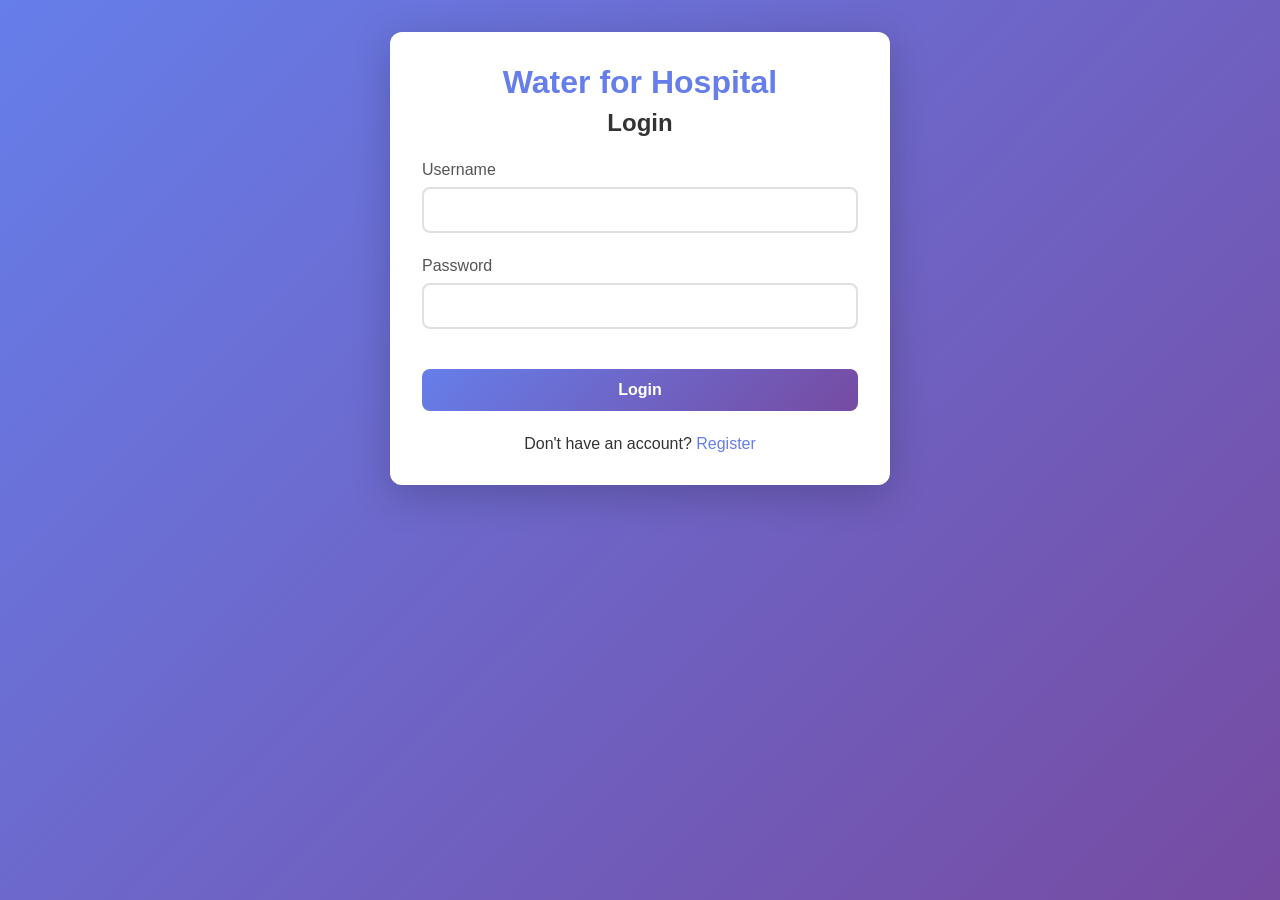
<file: frontend/login.html>
<!DOCTYPE html>
<html lang="en">
<head>
    <meta charset="UTF-8">
    <meta name="viewport" content="width=device-width, initial-scale=1.0">
    <title>Login - Water for Hospital</title>
    <link rel="stylesheet" href="css/style.css">
</head>
<body>
    <div class="container">
        <div class="auth-card">
            <h1>Water for Hospital</h1>
            <h2>Login</h2>
            
            <div id="error-message" class="error-message" style="display: none;"></div>
            <div id="success-message" class="success-message" style="display: none;"></div>
            
            <form id="login-form">
                <div class="form-group">
                    <label for="username">Username</label>
                    <input type="text" id="username" name="username" required autocomplete="username">
                </div>
                
                <div class="form-group">
                    <label for="password">Password</label>
                    <input type="password" id="password" name="password" required autocomplete="current-password">
                </div>
                
                <div id="totp-group" class="form-group" style="display: none;">
                    <label for="totp-code">2FA Code</label>
                    <input type="text" id="totp-code" name="totp-code" maxlength="6" pattern="[0-9]{6}" autocomplete="off">
                    <small>Enter the 6-digit code from your authenticator app</small>
                </div>
                
                <button type="submit" class="btn btn-primary">Login</button>
            </form>
            
            <div class="auth-links">
                <p>Don't have an account? <a href="#" id="show-register">Register</a></p>
            </div>
        </div>
        
        <div class="auth-card" id="register-card" style="display: none;">
            <h1>Water for Hospital</h1>
            <h2>Register</h2>
            
            <div id="register-error" class="error-message" style="display: none;"></div>
            <div id="register-success" class="success-message" style="display: none;"></div>
            
            <form id="register-form">
                <div class="info-box" style="background: #e3f2fd; border: 1px solid #1976d2; padding: 0.75rem; margin-bottom: 1rem; border-radius: 4px;">
                    <p style="margin: 0; color: #1565c0; font-size: 0.9em;">
                        ℹ️ <strong>Note:</strong> Only whitelisted email domains can register. Contact an administrator if your domain is not authorized.
                    </p>
                </div>
                
                <div class="form-group">
                    <label for="reg-username">Username</label>
                    <input type="text" id="reg-username" name="username" required minlength="3" autocomplete="username">
                </div>
                
                <div class="form-group">
                    <label for="reg-email">Email</label>
                    <input type="email" id="reg-email" name="email" required autocomplete="email">
                </div>
                
                <div class="form-group">
                    <label for="reg-password">Password</label>
                    <input type="password" id="reg-password" name="password" required minlength="8" autocomplete="new-password">
                    <small>Must be at least 8 characters with uppercase, lowercase, and numbers</small>
                </div>
                
                <div class="form-group">
                    <label for="reg-password-confirm">Confirm Password</label>
                    <input type="password" id="reg-password-confirm" name="password-confirm" required autocomplete="new-password">
                </div>
                
                <button type="submit" class="btn btn-primary">Register</button>
            </form>
            
            <div class="auth-links">
                <p>Already have an account? <a href="#" id="show-login">Login</a></p>
            </div>
        </div>
    </div>
    
    <script src="js/auth.js"></script>
</body>
</html>
</file>
<file: styles/index.css>
body {
    font-family: sans-serif;
    background-color: whitesmoke;
}

div#container {
    background-color: #fff;
    width: 480px;
    padding: 30px;
    margin: 125px auto;
    border-radius: 15px;
    box-shadow: 0 0 20px rgba(0, 0, 0, 0.2);
}

h1 {
    font-weight: bold;
    text-align: center;
    color: dodgerblue;
}

h3 {
    font-size: 18px;
    font-weight: bold;
    text-align: center;
}

label {
    font-weight: bold;
}

input {
    margin-bottom: 15px;
    border-radius: 10px;
    padding: 10px;
}

button {
    background-color: dodgerblue;
    color: white;
    border-radius: 15px;
    padding: 10px;
    border: 3px solid dodgerblue;
}

button:hover {
    background-color: white;
    color: dodgerblue;
}

.invalid {
    color: red;
    text-decoration: underline;
}
</file>
<file: frontend/css/style.css>
/* Global Styles */
* {
    margin: 0;
    padding: 0;
    box-sizing: border-box;
}

body {
    font-family: -apple-system, BlinkMacSystemFont, 'Segoe UI', Roboto, Oxygen, Ubuntu, Cantarell, sans-serif;
    background: linear-gradient(135deg, #667eea 0%, #764ba2 100%);
    min-height: 100vh;
    color: #333;
}

.container {
    max-width: 1200px;
    margin: 0 auto;
    padding: 2rem;
}

/* Navigation */
.navbar {
    background-color: rgba(255, 255, 255, 0.95);
    box-shadow: 0 2px 10px rgba(0, 0, 0, 0.1);
    padding: 1rem 0;
}

.nav-container {
    max-width: 1200px;
    margin: 0 auto;
    padding: 0 2rem;
    display: flex;
    justify-content: space-between;
    align-items: center;
}

.nav-container h1 {
    font-size: 1.5rem;
    color: #667eea;
}

.nav-actions {
    display: flex;
    align-items: center;
    gap: 1rem;
}

#user-info {
    color: #666;
    font-weight: 500;
}

/* Cards */
.auth-card,
.card {
    background: white;
    border-radius: 12px;
    padding: 2rem;
    box-shadow: 0 10px 40px rgba(0, 0, 0, 0.2);
    max-width: 500px;
    margin: 0 auto;
}

.card {
    max-width: 100%;
    margin-bottom: 2rem;
}

.auth-card h1 {
    color: #667eea;
    text-align: center;
    margin-bottom: 0.5rem;
}

.auth-card h2,
.card h2 {
    color: #333;
    margin-bottom: 1.5rem;
    text-align: center;
}

/* Forms */
.form-group {
    margin-bottom: 1.5rem;
}

.form-group label {
    display: block;
    margin-bottom: 0.5rem;
    color: #555;
    font-weight: 500;
}

.form-group input,
.form-group textarea {
    width: 100%;
    padding: 0.75rem;
    border: 2px solid #e0e0e0;
    border-radius: 8px;
    font-size: 1rem;
    transition: border-color 0.3s;
}

.form-group input:focus,
.form-group textarea:focus {
    outline: none;
    border-color: #667eea;
}

.form-group small {
    display: block;
    margin-top: 0.25rem;
    color: #888;
    font-size: 0.875rem;
}

.form-group code {
    display: block;
    background: #f5f5f5;
    padding: 0.5rem;
    border-radius: 4px;
    font-family: 'Courier New', monospace;
    font-size: 0.9rem;
}

/* Buttons */
.btn {
    padding: 0.75rem 1.5rem;
    border: none;
    border-radius: 8px;
    font-size: 1rem;
    font-weight: 600;
    cursor: pointer;
    transition: all 0.3s;
    display: inline-block;
    text-decoration: none;
}

.btn-primary {
    background: linear-gradient(135deg, #667eea 0%, #764ba2 100%);
    color: white;
}

.btn-primary:hover {
    transform: translateY(-2px);
    box-shadow: 0 5px 20px rgba(102, 126, 234, 0.4);
}

.btn-secondary {
    background: #6c757d;
    color: white;
}

.btn-secondary:hover {
    background: #5a6268;
}

.btn-success {
    background: #28a745;
    color: white;
}

.btn-success:hover {
    background: #218838;
}

.btn-danger {
    background: #dc3545;
    color: white;
}

.btn-danger:hover {
    background: #c82333;
}

button[type="submit"] {
    width: 100%;
    margin-top: 1rem;
}

/* Messages */
.error-message {
    background: #f8d7da;
    color: #721c24;
    padding: 1rem;
    border-radius: 8px;
    margin-bottom: 1rem;
    border: 1px solid #f5c6cb;
}

.success-message {
    background: #d4edda;
    color: #155724;
    padding: 1rem;
    border-radius: 8px;
    margin-bottom: 1rem;
    border: 1px solid #c3e6cb;
}

/* Auth Links */
.auth-links {
    text-align: center;
    margin-top: 1.5rem;
}

.auth-links a {
    color: #667eea;
    text-decoration: none;
    font-weight: 500;
}

.auth-links a:hover {
    text-decoration: underline;
}

/* Dashboard */
.dashboard {
    margin-top: 2rem;
}

#user-details {
    line-height: 1.8;
}

#user-details p {
    margin-bottom: 0.5rem;
}

#user-details strong {
    color: #667eea;
    display: inline-block;
    width: 120px;
}

/* Data List */
#data-list {
    margin-top: 1.5rem;
}

.data-item {
    background: #f8f9fa;
    padding: 1rem;
    border-radius: 8px;
    margin-bottom: 1rem;
    border-left: 4px solid #667eea;
}

.data-item h3 {
    color: #333;
    margin-bottom: 0.5rem;
}

.data-item p {
    color: #666;
    margin-bottom: 0.5rem;
}

.data-item small {
    color: #888;
    font-size: 0.875rem;
}

.data-item button {
    margin-top: 0.5rem;
}

/* QR Code */
#qr-code-container {
    text-align: center;
    margin: 1.5rem 0;
}

#qr-code-container img {
    max-width: 300px;
    border: 2px solid #e0e0e0;
    border-radius: 8px;
    padding: 1rem;
    background: white;
}

/* Responsive */
@media (max-width: 768px) {
    .container {
        padding: 1rem;
    }
    
    .auth-card,
    .card {
        padding: 1.5rem;
    }
    
    .nav-container {
        flex-direction: column;
        gap: 1rem;
    }
    
    .nav-actions {
        flex-direction: column;
        width: 100%;
    }
    
    #user-details strong {
        display: block;
        width: auto;
    }
}

/* Loading State */
.loading {
    opacity: 0.6;
    pointer-events: none;
}

/* Hidden */
.hidden {
    display: none !important;
}
</file>
<file: nginx/styles/index.css>
body {
    font-family: sans-serif;
    background-color: whitesmoke;
}

div#container {
    background-color: #fff;
    width: 480px;
    padding: 30px;
    margin: 125px auto;
    border-radius: 15px;
    box-shadow: 0 0 20px rgba(0, 0, 0, 0.2);
}

h1 {
    font-weight: bold;
    text-align: center;
    color: dodgerblue;
}

h3 {
    font-size: 18px;
    font-weight: bold;
    text-align: center;
}

label {
    font-weight: bold;
}

input {
    margin-bottom: 15px;
    border-radius: 10px;
    padding: 10px;
}

button {
    background-color: dodgerblue;
    color: white;
    border: none;
    border-radius: 15px;
    padding: 10px;
}

button:hover {
    background-color: white;
    border: 3px solid dodgerblue;
    color: dodgerblue;
}

.invalid {
    color: red;
    text-decoration: underline;
}
</file>
